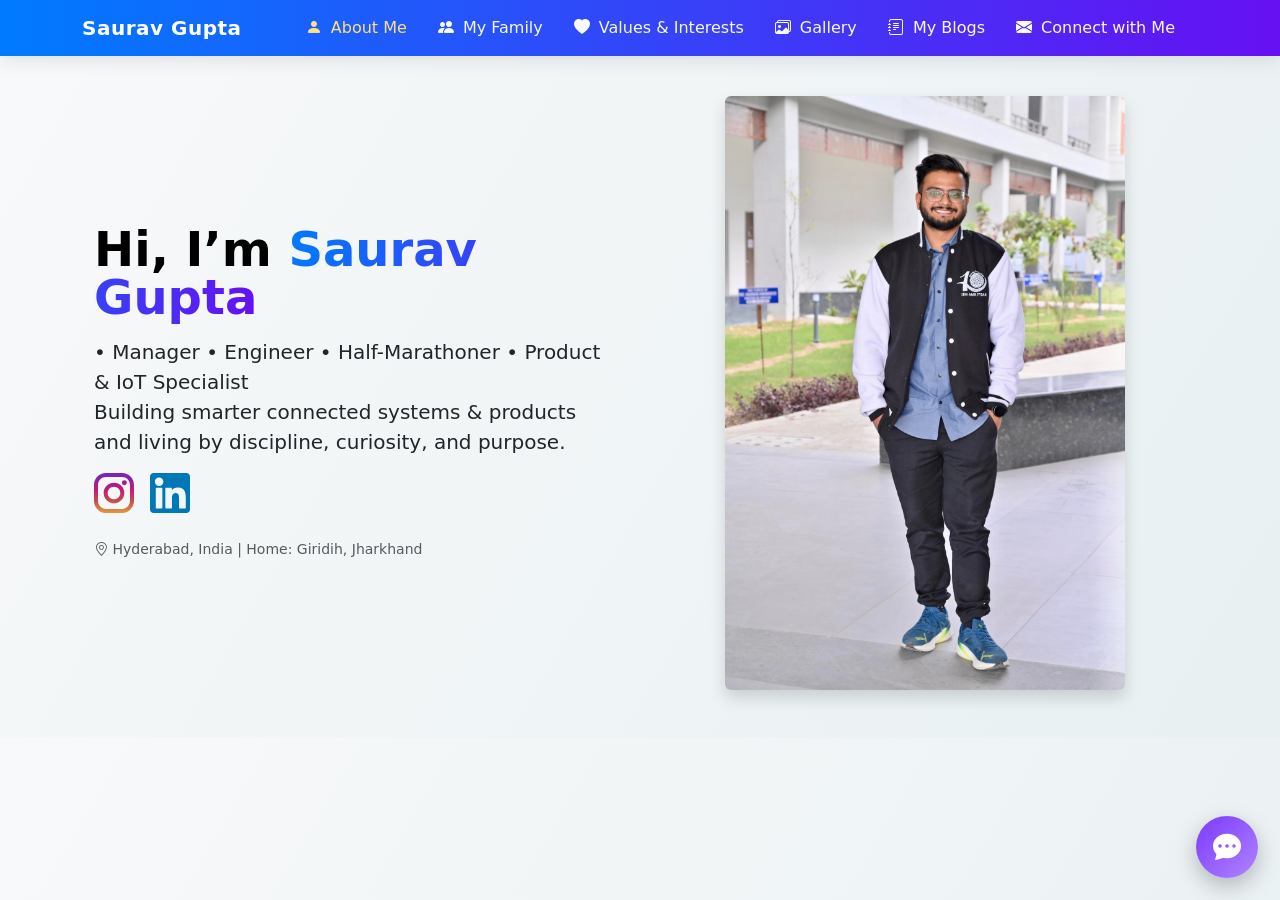
<file: index.html>
<!DOCTYPE html>
<html lang="en">
<head>
    <meta charset="UTF-8">
    <meta name="viewport" content="width=device-width, initial-scale=1.0">
    <title>Document</title>
    <link rel="stylesheet" href="./style.css">
    <link rel="stylesheet" href="./Chatbot.css">
    <link rel="stylesheet" href="https://cdn.jsdelivr.net/npm/bootstrap-icons@1.11.3/font/bootstrap-icons.css">
    <link href="https://cdn.jsdelivr.net/npm/bootstrap@5.3.8/dist/css/bootstrap.min.css" rel="stylesheet" integrity="sha384-sRIl4kxILFvY47J16cr9ZwB07vP4J8+LH7qKQnuqkuIAvNWLzeN8tE5YBujZqJLB" crossorigin="anonymous">
</head>
<body>
    <nav class="navbar navbar-expand-lg navbar-dark custom-navbar fixed-top">
  <div class="container">
    <a class="navbar-brand fw-bold" href="aboutme.html">Saurav Gupta</a>
    <button class="navbar-toggler" type="button" data-bs-toggle="collapse" data-bs-target="#navbarNav"
      aria-controls="navbarNav" aria-expanded="false" aria-label="Toggle navigation">
      <span class="navbar-toggler-icon"></span>
    </button>
    <div class="collapse navbar-collapse justify-content-end" id="navbarNav">
      <ul class="navbar-nav">
  <li class="nav-item">
    <a class="nav-link active" href="aboutme.html">
      <i class="bi bi-person-fill me-1"></i> About Me
    </a>
  </li>
  <li class="nav-item">
    <a class="nav-link" href="family.html">
      <i class="bi bi-people-fill me-1"></i> My Family
    </a>
  </li>
  <li class="nav-item">
    <a class="nav-link" href="Interest.html">
      <i class="bi bi-heart-fill me-1"></i> Values & Interests 
    </a>
  </li>
  <li class="nav-item">
    <a class="nav-link" href="Gallery.html">
      <i class="bi bi-images me-1"></i> Gallery
    </a>
  </li>
  <li class="nav-item">
    <a class="nav-link" href="blog.html">
      <i class="bi bi-journal-text me-1"></i> My Blogs
    </a>
  </li>
  <li class="nav-item">
    <a class="nav-link" href="connect.html">
      <i class="bi bi-envelope-fill me-1"></i> Connect with Me
    </a>
  </li>
</ul>
    </div>
  </div>
</nav>
<div class="container col-xxl-8 px-4 py-0 mt-5">
  <div class="row flex-lg-row-reverse align-items-center g-5 py-5">
    <div class="col-10 col-sm-8 col-lg-6">
      <img src="assets/images/IMG_0051.JPG" class="d-block mx-lg-auto img-fluid rounded shadow" alt="Saurav Gupta" width="400" height="400" loading="lazy">
    </div>
    <div class="col-lg-6">
      <h1 class="display-5 fw-bold text-body-emphasis lh-1 mb-3">
        Hi, I’m <span class="text-primary">Saurav Gupta</span>
      </h1>
      <p class="lead">
        • Manager • Engineer • Half-Marathoner • Product & IoT Specialist <br>
        Building smarter connected systems & products and living by discipline, curiosity, and purpose.
      </p>
      <div class="d-grid gap-2 d-md-flex justify-content-md-start">
        <a href="https://www.instagram.com/ys_saurav007?igsh=MTIzcTFnd253ZDc1Yw%3D%3D&utm_source=qr"><img src="assets/images/instagram-svgrepo-com.svg" alt="LinkedIn" width="40" height="40"></a>
        <p> </p>
        <a href="https://www.linkedin.com/in/saurav-gupta-b43b68146/"><img src="assets/images/linkedin-svgrepo-com.svg" alt="LinkedIn" width="40" height="40"></a>
      </div>
      <div class="mt-4">
        <small class="text-muted">
          <i class="bi bi-geo-alt"></i> Hyderabad, India | Home: Giridih, Jharkhand
        </small>
      </div>
    </div>
  </div>
</div>
<!-- Floating Chatbot UI -->
<div id="chatbot-launcher">
  <i class="bi bi-chat-dots-fill"></i>
</div>

<div id="chatbot-window" class="chatbot-hidden">
 <div class="chatbot-header">
  <span class="bot-name">Mr. X</span>

  <div class="chatbot-actions">
    <button id="chatbot-clear" type="button" class="icon-btn" title="Clear chat">
      <i class="bi bi-trash"></i>
    </button>
    <button id="chatbot-close" type="button" class="icon-btn" title="Close chat">
  <i class="bi bi-x-circle"></i>
</button>
  </div>
</div>

  <div id="chatbot-messages"></div>
  <div id="chatbot-typing" class="typing-indicator">Mr. X is typing...</div>
  <div class="chatbot-input-box">
  <button id="chatbot-mic" class="icon-btn" type="button" title="Voice input">
    <i class="bi bi-mic"></i>
  </button>

  <textarea id="chatbot-input" placeholder="Type your message..." rows="1"></textarea>

  <button id="chatbot-voice-toggle" class="icon-btn" type="button" title="Voice OFF (Muted)">
        <i class="bi bi-volume-mute"></i>
      </button>

  <button id="chatbot-send" type="button">Send</button>
</div>
</div>

<!-- Chatbot JS -->
<script src="https://cdn.jsdelivr.net/npm/bootstrap@5.3.8/dist/js/bootstrap.bundle.min.js" integrity="sha384-FKyoEForCGlyvwx9Hj09JcYn3nv7wiPVlz7YYwJrWVcXK/BmnVDxM+D2scQbITxI" crossorigin="anonymous"></script>
<script>
  // Simple blog preview loader (reads from blogPosts array)
  const blogPosts = [
    {
      title: "Engineering Calm: Lessons from Control Systems",
      date: "October 20, 2025",
      excerpt: "How feedback loops in control systems mirror self-regulation in life and leadership.",
      link: "blog.html#control-systems"
    },
    {
      title: "When Devices Speak — The Magic of IIoT Protocols",
      date: "October 15, 2025",
      excerpt: "From Modbus to MQTT — how machines communicate efficiently and why it fascinates me.",
      link: "blog.html#iiot-protocols"
    }
  ];

  const latestContainer = document.getElementById("latestBlogs");
  latestContainer.innerHTML = blogPosts
    .slice(0, 3)
    .map(
      (post) => `
      <div class="col-12 col-md-6 col-lg-4">
        <div class="blog-card">
          <h5 class="fw-bold">${post.title}</h5>
          <small class="text-muted d-block mb-2">${post.date}</small>
          <p class="text-muted">${post.excerpt}</p>
          <a href="${post.link}" class="read-more">Read More →</a>
        </div>
      </div>`
    )
    .join("");
    document.getElementById("chatbot-launcher").addEventListener("click", () => {
  document.getElementById("chatbot-window").classList.remove("chatbot-hidden");
});

// Close chatbot
document.getElementById("chatbot-close").addEventListener("click", () => {
  document.getElementById("chatbot-window").classList.add("chatbot-hidden");
});
</script>
<script src="chatbot.js"></script>
</body>

</html>
</file>
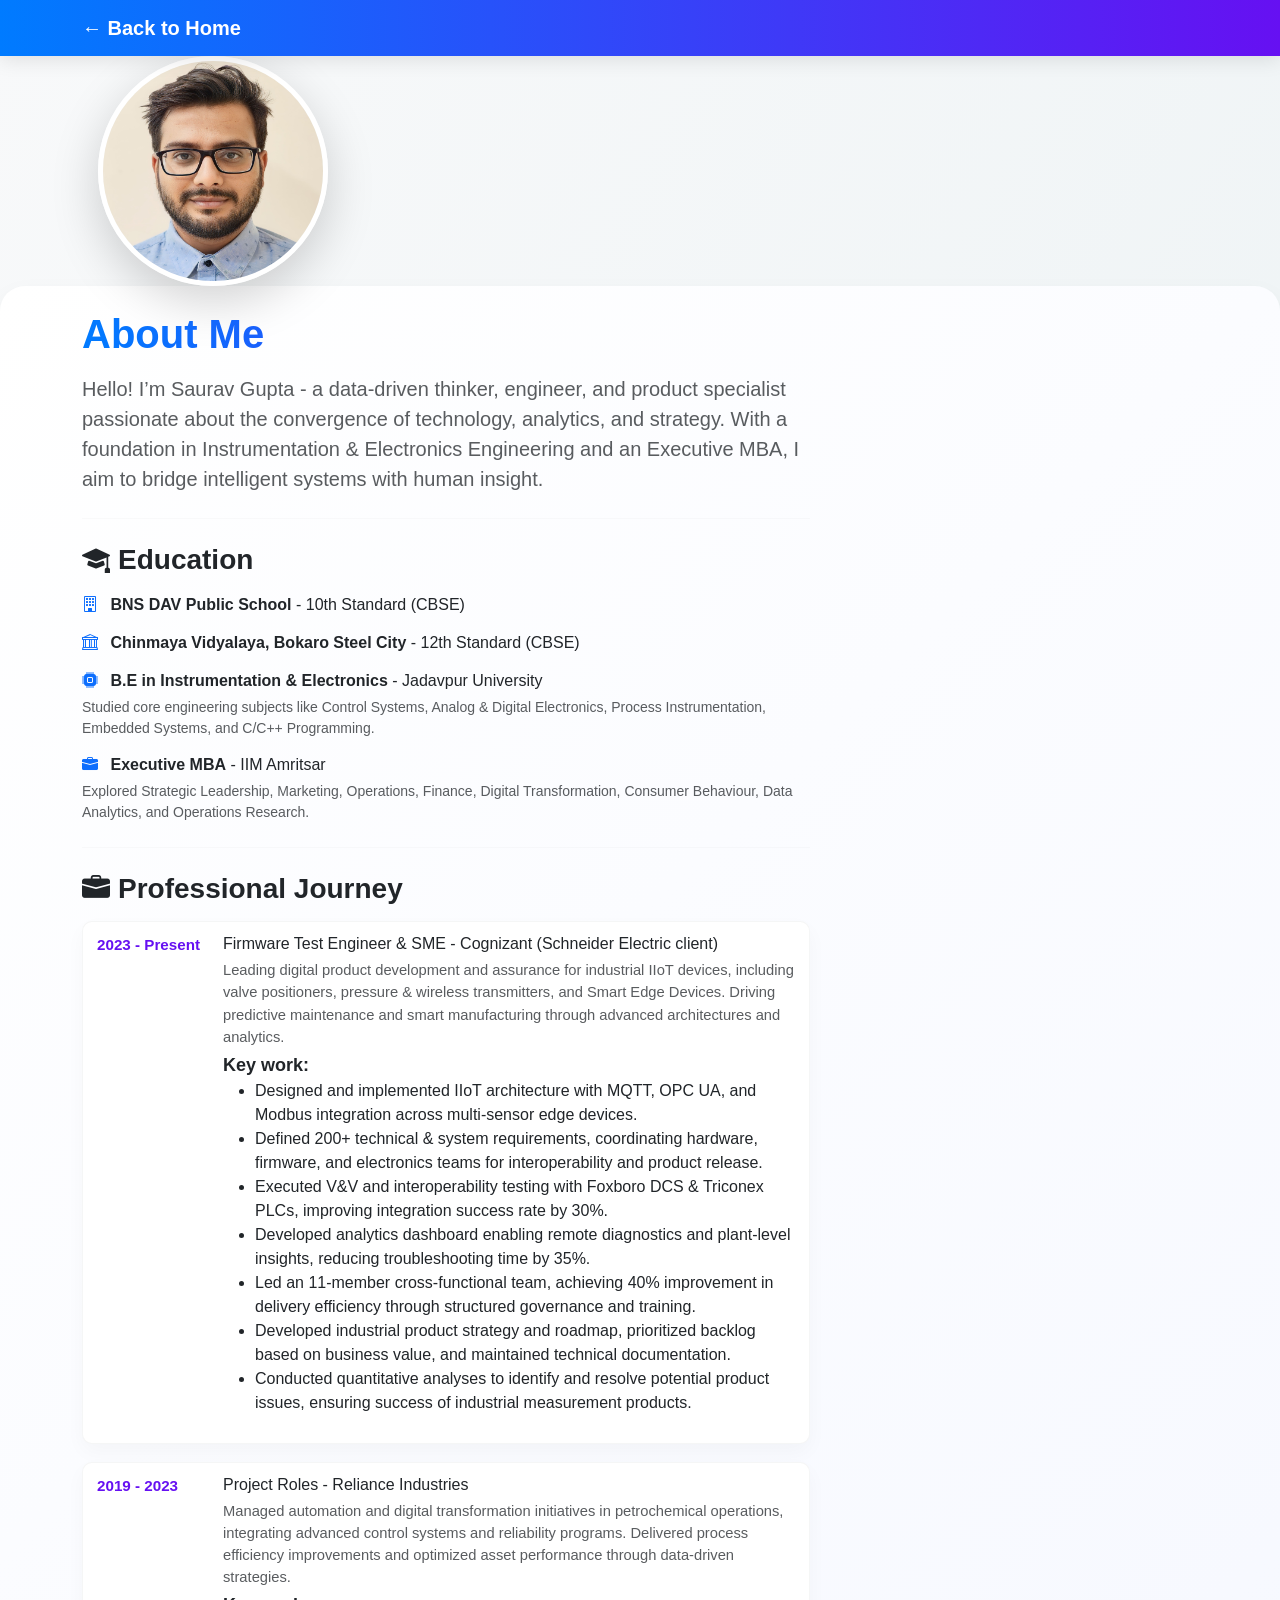
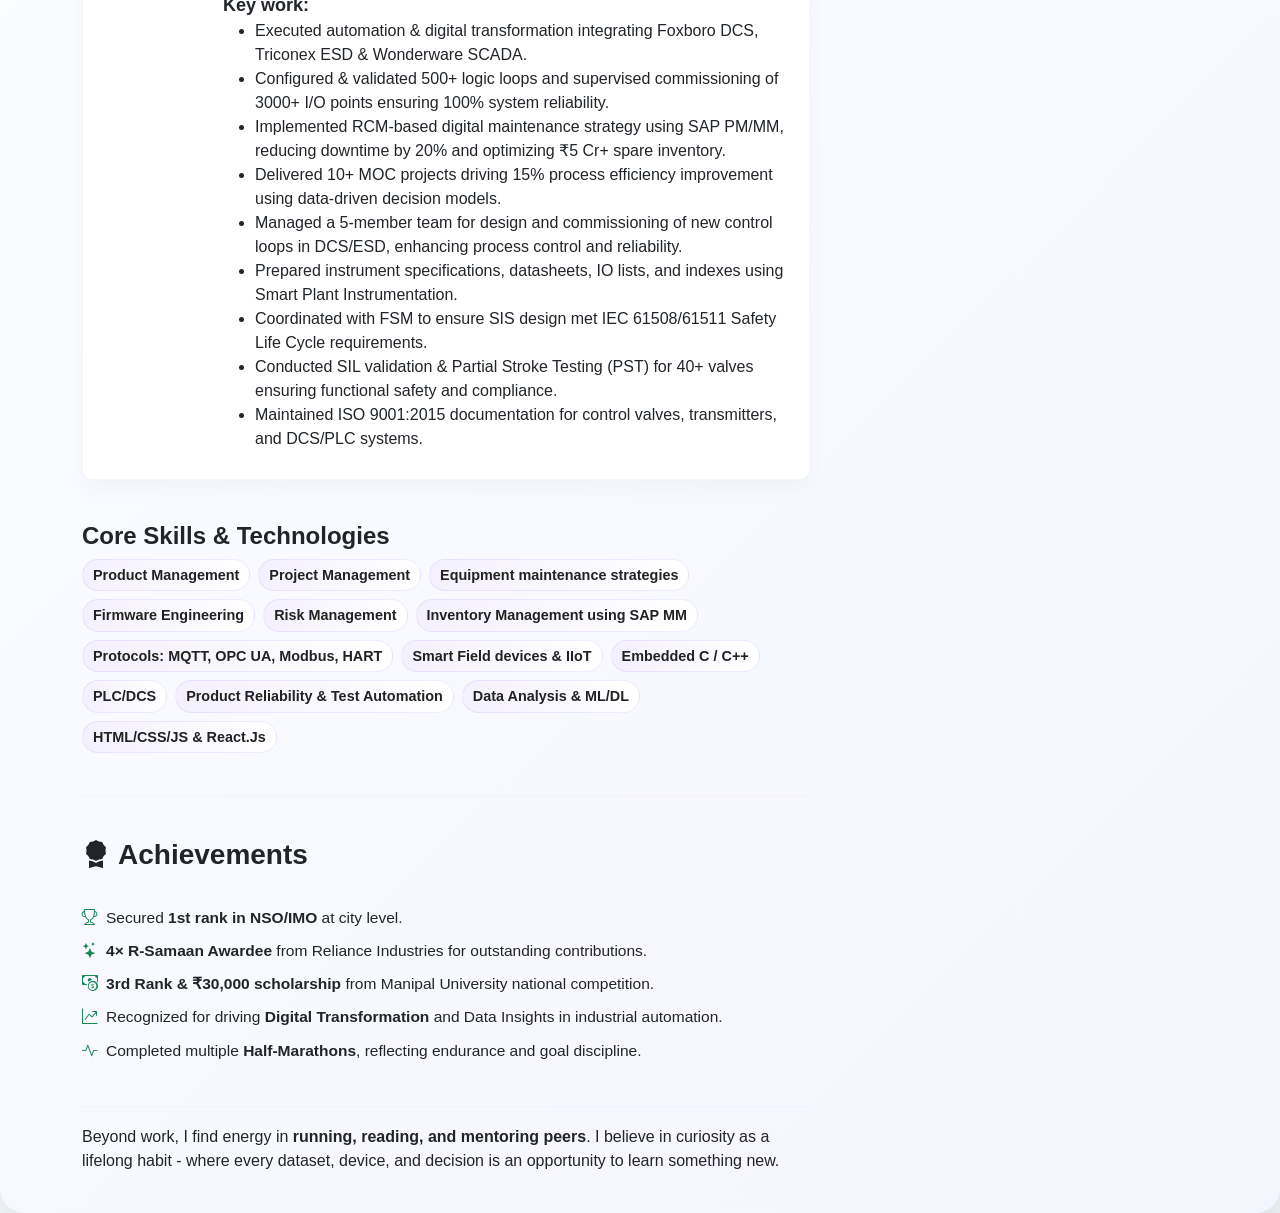
<file: aboutme.html>
<!DOCTYPE html>
<html lang="en">
<head>
  <meta charset="UTF-8" />
  <meta name="viewport" content="width=device-width, initial-scale=1.0" />
  <title>About Me - Saurav Gupta</title>
  <link href="https://cdn.jsdelivr.net/npm/bootstrap@5.3.3/dist/css/bootstrap.min.css" rel="stylesheet" />
  <link rel="stylesheet" href="https://cdn.jsdelivr.net/npm/bootstrap-icons@1.11.3/font/bootstrap-icons.css" />
  <link rel="stylesheet" href="global.css" />
  <link rel="stylesheet" href="aboutme.css" />
</head>
<body>
  <!-- Navbar placeholder -->
   <nav class="navbar navbar-dark custom-navbar">
    <div class="container">
      <a class="navbar-brand fw-bold" href="index.html">← Back to Home</a>
    </div>
  </nav>

   <!-- Profile Image -->
        <div class="col-md-4 text-center">
          <img src="assets/images/1680457185100.jpg" alt="Saurav Gupta" class="img-fluid rounded-circle shadow-lg about-photo" />
        </div>

  <!-- About Section -->
  <section class="about-section py-4" style="min-height:100vh; display:flex; align-items:center;">
    <div class="container">
      <div class="row align-items-center g-5">

        <!-- About Content -->
        <div class="col-md-8">
          <h1 class="fw-bold mb-3 text-gradient">About Me</h1>
          <p class="lead text-muted">
            Hello! I’m <strong>Saurav Gupta</strong> - a data-driven thinker, engineer, and product specialist passionate about the convergence of 
            technology, analytics, and strategy. With a foundation in <strong>Instrumentation & Electronics Engineering</strong> and an <strong>Executive MBA</strong>,
            I aim to bridge intelligent systems with human insight.
          </p>

          <hr class="my-4" />

          <!-- Education -->
          <h3 class="fw-semibold mb-3"><i class="bi bi-mortarboard-fill me-2"></i>Education</h3>

          <div class="education-list">
            <div class="edu-item">
              <i class="bi bi-building me-2 text-primary"></i>
              <strong>BNS DAV Public School</strong> - 10th Standard (CBSE)
            </div>
            <div class="edu-item">
              <i class="bi bi-bank me-2 text-primary"></i>
              <strong>Chinmaya Vidyalaya, Bokaro Steel City</strong> - 12th Standard (CBSE)
            </div>
            <div class="edu-item">
              <i class="bi bi-cpu-fill me-2 text-primary"></i>
              <strong>B.E in Instrumentation & Electronics</strong> - Jadavpur University
              <p class="small text-muted mb-1 mt-1">
                Studied core engineering subjects like Control Systems, Analog & Digital Electronics, Process Instrumentation, Embedded Systems, and C/C++ Programming.
              </p>
            </div>
            <div class="edu-item">
              <i class="bi bi-briefcase-fill me-2 text-primary"></i>
              <strong>Executive MBA</strong> - IIM Amritsar
              <p class="small text-muted mb-1 mt-1">
                Explored Strategic Leadership, Marketing, Operations, Finance, Digital Transformation, Consumer Behaviour, Data Analytics, and Operations Research.
              </p>
            </div>
          </div>

          <!-- Professional Journey -->
<hr class="my-4" />

<h3 class="fw-semibold mb-3"><i class="bi bi-briefcase-fill me-2"></i>Professional Journey</h3>

<div class="timeline">

  <!-- Most recent -->
  <div class="timeline-item">
    <div class="timeline-year">2023 - Present</div>
    <div class="timeline-body">
      <h4>Firmware Test Engineer & SME - Cognizant (Schneider Electric client)</h4>
      <p class="small text-muted mb-1">
        Leading digital product development and assurance for industrial IIoT devices, including valve positioners, pressure & wireless transmitters, and Smart Edge Devices. Driving predictive maintenance and smart manufacturing through advanced architectures and analytics.
      </p>
      <p class="small mb-0"><strong style="font-size: large;">Key work:
      </strong>
      <ul>
          <li>
            Designed and implemented IIoT architecture with MQTT, OPC UA, and Modbus integration across multi-sensor edge devices.
          </li>
          <li>Defined 200+ technical & system requirements, coordinating hardware, firmware, and electronics teams for interoperability and product release.</li>
         <li>
          Executed V&V and interoperability testing with Foxboro DCS & Triconex PLCs, improving integration success rate by 30%.
         </li>
         <li>
          Developed analytics dashboard enabling remote diagnostics and plant-level insights, reducing troubleshooting time by 35%.
         </li>
         <li>
          Led an 11-member cross-functional team, achieving 40% improvement in delivery efficiency through structured governance and training.
         </li>
         <li>
          Developed industrial product strategy and roadmap, prioritized backlog based on business value, and maintained technical documentation.
         </li>
         <li>
          Conducted quantitative analyses to identify and resolve potential product issues, ensuring success of industrial measurement products.
         </li>
        </ul>
    </p>
    </div>
  </div>

  <!-- previous -->
  <div class="timeline-item">
    <div class="timeline-year">2019 - 2023</div>
    <div class="timeline-body">
      <h4>Project Roles - Reliance Industries</h4>
      <p class="small text-muted mb-1">
        Managed automation and digital transformation initiatives in petrochemical operations, integrating advanced control systems and reliability programs. Delivered process efficiency improvements and optimized asset performance through data-driven strategies.
      </p>
      <p class="small mb-0"><strong style="font-size: large;">Key work:</strong> 
        <ul>
          <li>
            Executed automation & digital transformation integrating Foxboro DCS, Triconex ESD & Wonderware SCADA.
          </li>
          <li>
            Configured & validated 500+ logic loops and supervised commissioning of 3000+ I/O points ensuring 100% system reliability.
          </li>
          <li>
            Implemented RCM-based digital maintenance strategy using SAP PM/MM, reducing downtime by 20% and optimizing ₹5 Cr+ spare inventory.
          </li>
          <li>
            Delivered 10+ MOC projects driving 15% process efficiency improvement using data-driven decision models.
          </li>
          <li>
            Managed a 5-member team for design and commissioning of new control loops in DCS/ESD, enhancing process control and reliability.
          </li>
          <li>
            Prepared instrument specifications, datasheets, IO lists, and indexes using Smart Plant Instrumentation.
          </li>
          <li>
            Coordinated with FSM to ensure SIS design met IEC 61508/61511 Safety Life Cycle requirements.
          </li>
          <li>
            Conducted SIL validation & Partial Stroke Testing (PST) for 40+ valves ensuring functional safety and compliance.
          </li>
          <li>
            Maintained ISO 9001:2015 documentation for control valves, transmitters, and DCS/PLC systems.
          </li>
        </ul>
        </p>
    </div>
  </div>

<!-- Skills / Tech -->
  <div class="mt-4">
    <h4 class="fw-semibold">Core Skills & Technologies</h4>
    <div class="skill-badges mt-2">
      <span class="badge">Product Management</span>
      <span class="badge">Project Management</span>
      <span class="badge">Equipment maintenance strategies</span>
      <span class="badge">Firmware Engineering</span>
      <span class="badge">Risk Management</span>
      <span class="badge">Inventory Management using SAP MM</span>
      <span class="badge">Protocols: MQTT, OPC UA, Modbus, HART</span>
      <span class="badge">Smart Field devices & IIoT</span>
      <span class="badge">Embedded C / C++</span>
      <span class="badge">PLC/DCS</span>
      <span class="badge">Product Reliability & Test Automation</span>
      <span class="badge">Data Analysis & ML/DL</span>
      <span class="badge">HTML/CSS/JS & React.Js</span>
    </div>
  </div>

          <hr class="my-4" />

          <!-- Achievements -->
          <h3 class="fw-semibold mb-3"><i class="bi bi-award-fill me-2"></i>Achievements</h3>

          <ul class="achievements-list">
            <li><i class="bi bi-trophy me-2 text-success"></i>Secured <strong>1st rank in NSO/IMO</strong> at city level.</li>
            <li><i class="bi bi-stars me-2 text-success"></i><strong>4× R-Samaan Awardee</strong> from Reliance Industries for outstanding contributions.</li>
            <li><i class="bi bi-cash-coin me-2 text-success"></i><strong>3rd Rank & ₹30,000 scholarship</strong> from Manipal University national competition.</li>
            <li><i class="bi bi-graph-up-arrow me-2 text-success"></i>Recognized for driving <strong>Digital Transformation</strong> and Data Insights in industrial automation.</li>
            <li><i class="bi bi-activity me-2 text-success"></i>Completed multiple <strong>Half-Marathons</strong>, reflecting endurance and goal discipline.</li>
          </ul>

          <hr class="my-0" />

          <!-- Closing summary -->
          <p>
            Beyond work, I find energy in <strong>running, reading, and mentoring peers</strong>.  
            I believe in curiosity as a lifelong habit - where every dataset, device, and decision is an opportunity to learn something new.
          </p>
        </div>
      </div>
    </div>
  </section>

  <!-- JS to load navbar -->
  <script>
    fetch("navbar.html")
      .then(response => response.text())
      .then(data => {
        document.getElementById("navbar-placeholder").innerHTML = data;
      })
      .catch(error => console.error("Navbar load error:", error));
  </script>

  <script src="https://cdn.jsdelivr.net/npm/bootstrap@5.3.3/dist/js/bootstrap.bundle.min.js"></script>
</body>
</html>
</file>
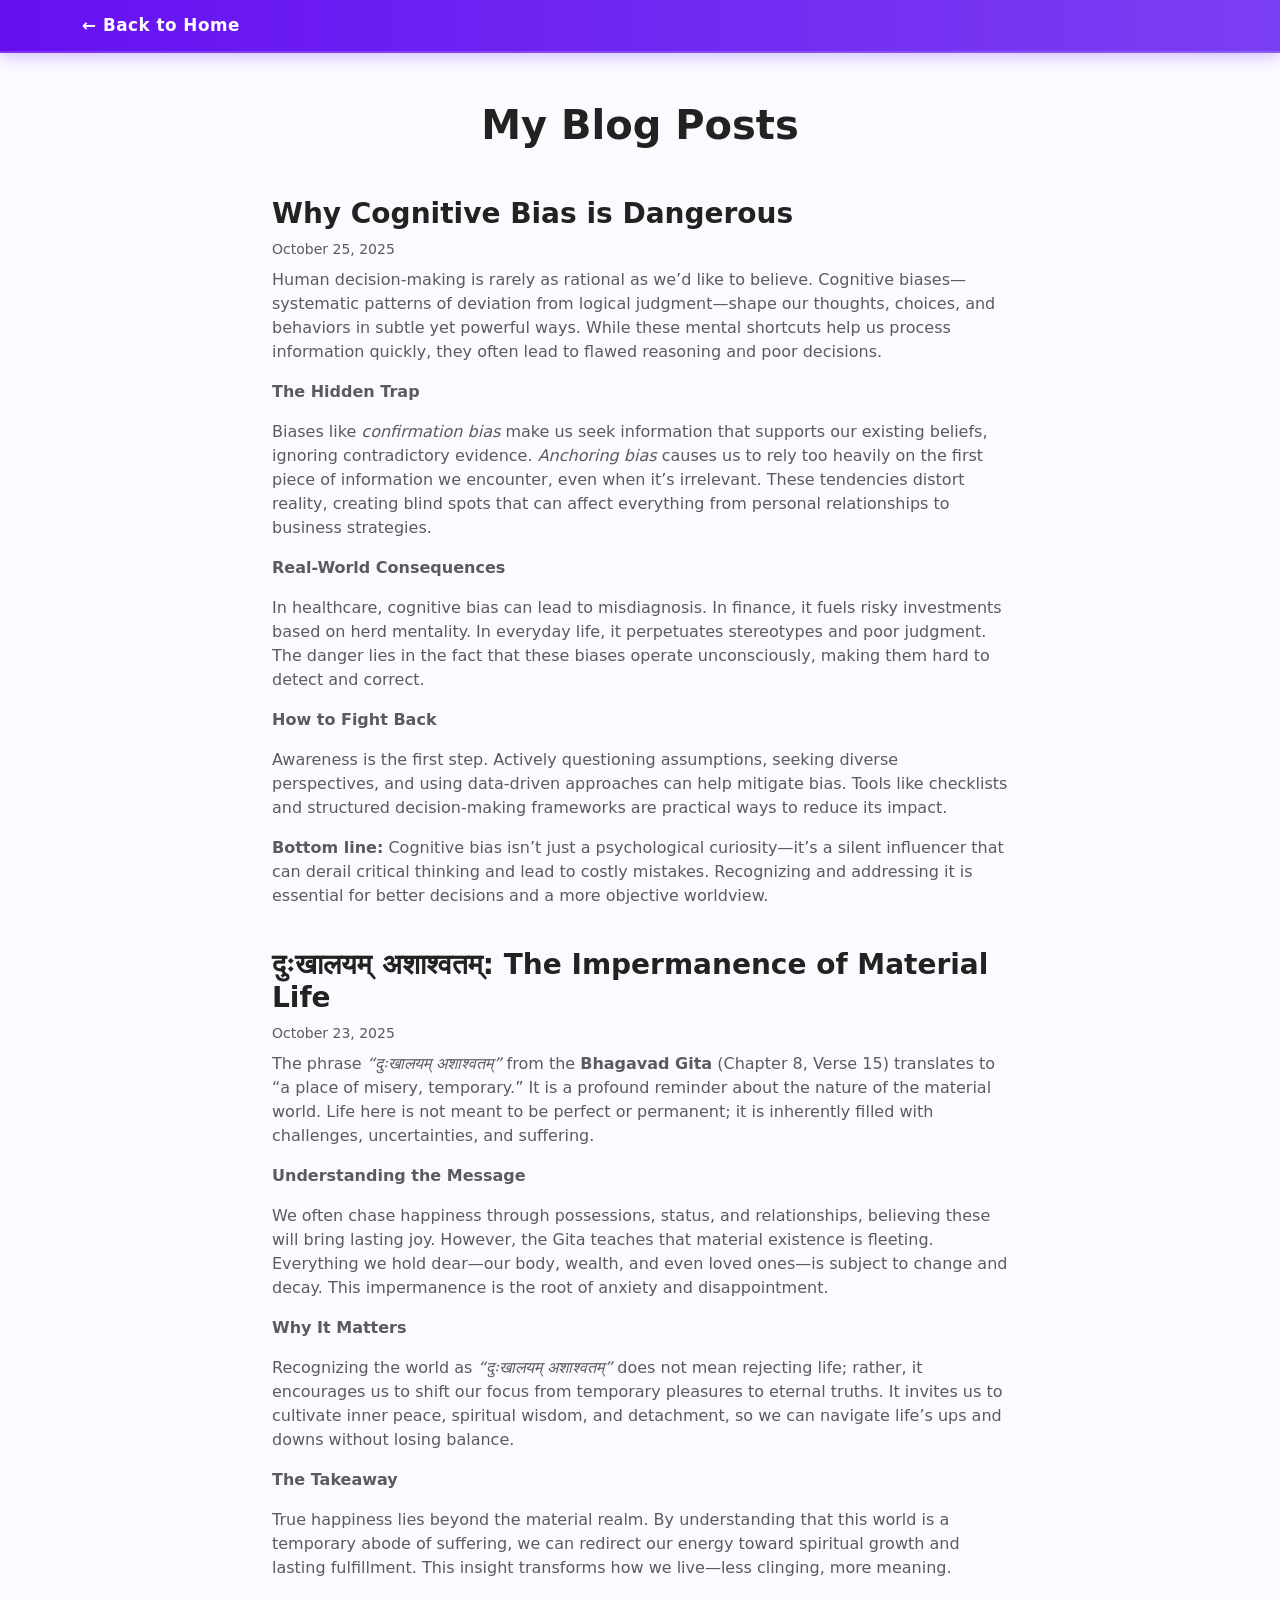
<file: blog1.html>
<!DOCTYPE html>
<html lang="en">
<head>
  <meta charset="UTF-8">
  <meta name="viewport" content="width=device-width, initial-scale=1.0">
  <title>My Blogs - Saurav Gupta</title>
  <link href="https://cdn.jsdelivr.net/npm/bootstrap@5.3.3/dist/css/bootstrap.min.css" rel="stylesheet">
   <link rel="stylesheet" href="https://cdn.jsdelivr.net/npm/bootstrap-icons@1.11.3/font/bootstrap-icons.css" />
  <link rel="stylesheet" href="blog.css">
</head>
<body>
  <nav class="navbar navbar-dark custom-navbar">
    <div class="container">
      <a class="navbar-brand fw-bold" href="index.html">← Back to Home</a>
    </div>
  </nav>

  <section class="blog-page py-5 mt-0">
    <div class="container">
      <h1 class="fw-bold text-gradient text-center mb-5">My Blog Posts</h1>
      <div id="allBlogs" class="row g-4 justify-content-center">
        <!-- Blog posts appear here -->
      </div>
    </div>
  </section>

  <script>
    // Reuse same array for blogs
    const blogPosts = [
      {
        id: "consumer behavior",
        title: "Why Cognitive Bias is Dangerous",
        date: "October 25, 2025",
        content: `
         <p>Human decision-making is rarely as rational as we’d like to believe. Cognitive biases—systematic patterns of deviation from logical judgment—shape our thoughts, choices, and behaviors in subtle yet powerful ways. While these mental shortcuts help us process information quickly, they often lead to flawed reasoning and poor decisions.</p>

<p><strong>The Hidden Trap</strong></p>
<p>Biases like <em>confirmation bias</em> make us seek information that supports our existing beliefs, ignoring contradictory evidence. <em>Anchoring bias</em> causes us to rely too heavily on the first piece of information we encounter, even when it’s irrelevant. These tendencies distort reality, creating blind spots that can affect everything from personal relationships to business strategies.</p>

<p><strong>Real-World Consequences</strong></p>
<p>In healthcare, cognitive bias can lead to misdiagnosis. In finance, it fuels risky investments based on herd mentality. In everyday life, it perpetuates stereotypes and poor judgment. The danger lies in the fact that these biases operate unconsciously, making them hard to detect and correct.</p>

<p><strong>How to Fight Back</strong></p>
<p>Awareness is the first step. Actively questioning assumptions, seeking diverse perspectives, and using data-driven approaches can help mitigate bias. Tools like checklists and structured decision-making frameworks are practical ways to reduce its impact.</p>

<p><strong>Bottom line:</strong> Cognitive bias isn’t just a psychological curiosity—it’s a silent influencer that can derail critical thinking and lead to costly mistakes. Recognizing and addressing it is essential for better decisions and a more objective worldview.</p>
        `
      },
      {
        id: "life-protocols",
        title: "दुःखालयम् अशाश्वतम्: The Impermanence of Material Life",
        date: "October 23, 2025",
        content: `
          



<p>The phrase <em>“दुःखालयम् अशाश्वतम्”</em> from the <strong>Bhagavad Gita</strong> (Chapter 8, Verse 15) translates to “a place of misery, temporary.” It is a profound reminder about the nature of the material world. Life here is not meant to be perfect or permanent; it is inherently filled with challenges, uncertainties, and suffering.</p>

<p><strong>Understanding the Message</strong></p>
<p>We often chase happiness through possessions, status, and relationships, believing these will bring lasting joy. However, the Gita teaches that material existence is fleeting. Everything we hold dear—our body, wealth, and even loved ones—is subject to change and decay. This impermanence is the root of anxiety and disappointment.</p>

<p><strong>Why It Matters</strong></p>
<p>Recognizing the world as <em>“दुःखालयम् अशाश्वतम्”</em> does not mean rejecting life; rather, it encourages us to shift our focus from temporary pleasures to eternal truths. It invites us to cultivate inner peace, spiritual wisdom, and detachment, so we can navigate life’s ups and downs without losing balance.</p>

<p><strong>The Takeaway</strong></p>
<p>True happiness lies beyond the material realm. By understanding that this world is a temporary abode of suffering, we can redirect our energy toward spiritual growth and lasting fulfillment. This insight transforms how we live—less clinging, more meaning.</p>
        `
      }
    ];

    const blogContainer = document.getElementById("allBlogs");
    blogContainer.innerHTML = blogPosts
      .map(
        (post) => `
        <div class="col-12 col-md-10 col-lg-8">
          <div class="blog-full-card" id="${post.id}">
            <h3 class="fw-bold">${post.title}</h3>
            <small class="text-muted mb-2 d-block">${post.date}</small>
            <div class="blog-content text-muted">${post.content}</div>
          </div>
        </div>`
      )
      .join("");
  </script>

  <script src="https://cdn.jsdelivr.net/npm/bootstrap@5.3.3/dist/js/bootstrap.bundle.min.js"></script>
</body>
</html>
</file>
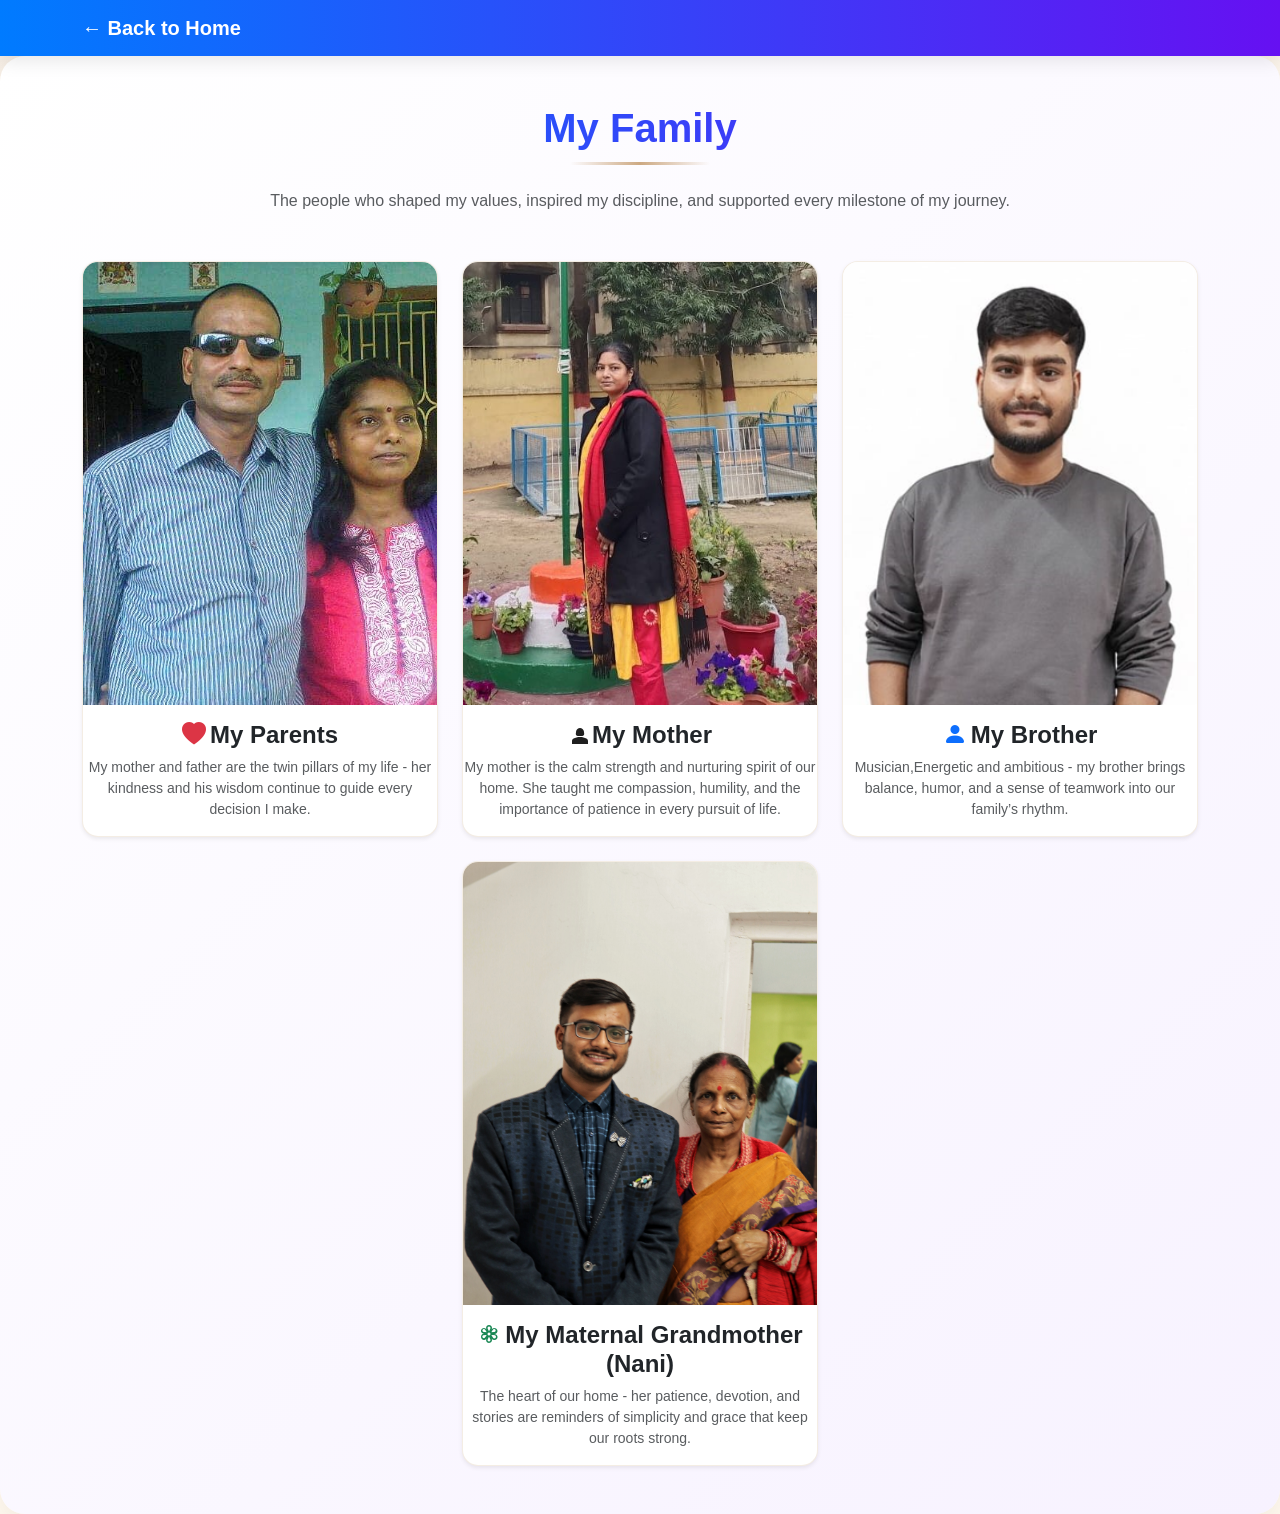
<file: family.html>
<!DOCTYPE html>
<html lang="en">
<head>
  <meta charset="UTF-8" />
  <meta name="viewport" content="width=device-width, initial-scale=1.0" />
  <title>My Family - Saurav Gupta</title>

  <!-- Bootstrap & Icons -->
  <link href="https://cdn.jsdelivr.net/npm/bootstrap@5.3.3/dist/css/bootstrap.min.css" rel="stylesheet" />
  <link rel="stylesheet" href="https://cdn.jsdelivr.net/npm/bootstrap-icons@1.11.3/font/bootstrap-icons.css" />

  <!-- Custom styles -->
  <link rel="stylesheet" href="global.css" />
  <link rel="stylesheet" href="family.css" />
</head>
<body>

  <nav class="navbar navbar-dark custom-navbar">
    <div class="container">
      <a class="navbar-brand fw-bold" href="index.html">← Back to Home</a>
    </div>
  </nav>

  <!-- Family Section -->
  <section class="family-section py-5 mt-0">
    <div class="container text-center">
      <h1 class="fw-bold mb-4 text-gradient">My Family</h1>
      <p class="text-muted mb-5">The people who shaped my values, inspired my discipline, and supported every milestone of my journey.</p>

      <div class="row justify-content-center g-4">

        <!-- Parents -->
        <div class="col-12 col-md-6 col-lg-4">
          <div class="family-card shadow-sm">
            
            <img src="assets/images/FB_IMG_1686505365023-01.jpeg" alt="Parents" class="card-img-top portrait">
            <div class="card-body">
              <h4 class="fw-semibold mt-3"><i class="bi bi-heart-fill text-danger me-1"></i>My Parents</h4>
              <p class="text-muted small">
                My mother and father are the twin pillars of my life - her kindness and his wisdom continue to guide every decision I make.
              </p>
            </div>
          </div>
        </div>

         <!-- Mother -->
        <div class="col-12 col-md-6 col-lg-4">
          <div class="family-card shadow-sm">
            <img src="assets/images/mother.png" alt="Brother" class="card-img-top portrait"">
            <div class="card-body">
              <h4 class="fw-semibold mt-3"><i><svg xmlns="http://www.w3.org/2000/svg" enable-background="new 0 0 24 24" height="24px" viewBox="0 0 24 24" width="24px" fill="#1f1f1f"><g><rect fill="none" height="24" width="24"/></g><g><g><path d="M18.39,14.56C16.71,13.7,14.53,13,12,13c-2.53,0-4.71,0.7-6.39,1.56C4.61,15.07,4,16.1,4,17.22V20h16v-2.78 C20,16.1,19.39,15.07,18.39,14.56z"/><path d="M9.78,12h4.44c1.21,0,2.14-1.06,1.98-2.26l-0.32-2.45C15.57,5.39,13.92,4,12,4S8.43,5.39,8.12,7.29L7.8,9.74 C7.64,10.94,8.57,12,9.78,12z"/></g></g></svg></i>My Mother</h4>
              <p class="text-muted small">
                My mother is the calm strength and nurturing spirit of our home.  
          She taught me compassion, humility, and the importance of patience in every pursuit of life.
              </p>
            </div>
          </div>
        </div>

        

        <!-- Brother -->
        <div class="col-12 col-md-6 col-lg-4">
          <div class="family-card shadow-sm">
            
            <img src="assets/images/b1.png" alt="Brother" class="card-img-top portrait"">
            <div class="card-body">
              <h4 class="fw-semibold mt-3"><i class="bi bi-person-fill text-primary me-1"></i>My Brother</h4>
              <p class="text-muted small">
                Musician,Energetic and ambitious - my brother brings balance, humor, and a sense of teamwork into our family’s rhythm.
              </p>
            </div>
          </div>
        </div>

        <!-- Maternal Grandmother -->
        <div class="col-12 col-md-6 col-lg-4">
          <div class="family-card shadow-sm">
            
            <img src="assets/images/20211127202753_IMG_2400-01.jpeg" alt="Maternal Grandmother" class="card-img-top portrait"">
            <div class="card-body">
              <h4 class="fw-semibold mt-3"><i class="bi bi-flower3 text-success me-1"></i>My Maternal Grandmother (Nani)</h4>
              <p class="text-muted small">
                The heart of our home - her patience, devotion, and stories are reminders of simplicity and grace that keep our roots strong.
              </p>
            </div>
          </div>
        </div>

      </div>
    </div>
  </section>

  <!-- JS to load navbar -->
  <script>
    fetch("navbar.html")
      .then(response => response.text())
      .then(data => {
        document.getElementById("navbar-placeholder").innerHTML = data;
      })
      .catch(error => console.error("Navbar load error:", error));
  </script>

  <script src="https://cdn.jsdelivr.net/npm/bootstrap@5.3.3/dist/js/bootstrap.bundle.min.js"></script>
</body>
</html>
</file>
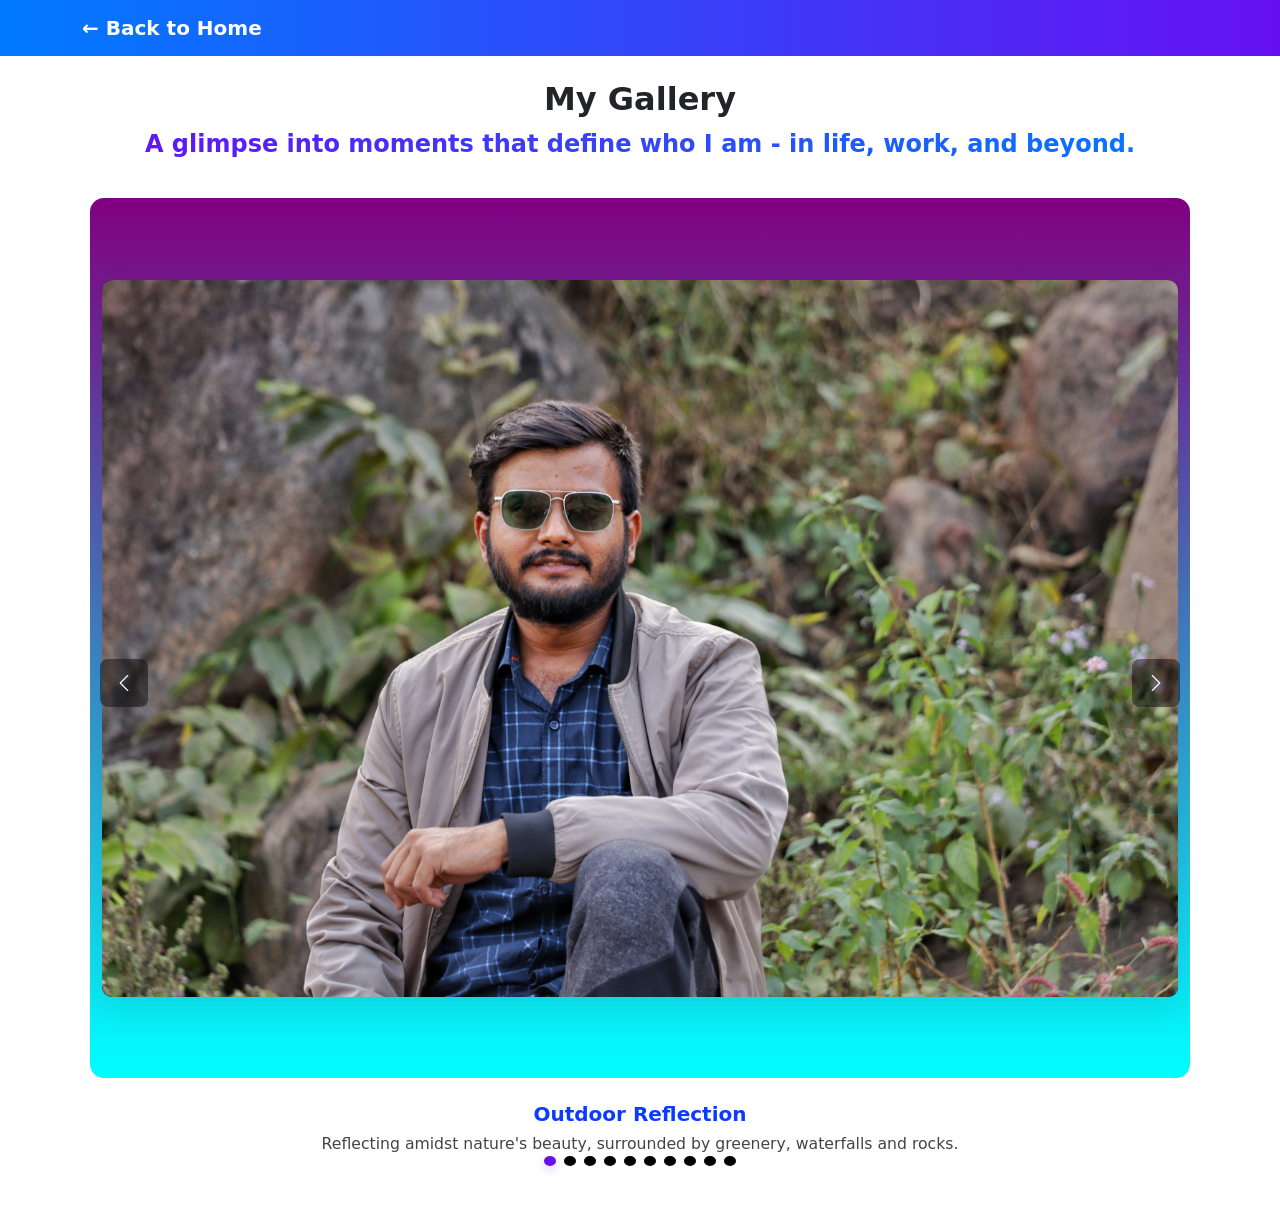
<file: Gallery.html>
<!doctype html>
<html lang="en">
<head>
  <meta charset="utf-8" />
  <meta name="viewport" content="width=device-width,initial-scale=1" />
  <title>Responsive Carousel - Gallery</title>
  <link rel="stylesheet" href="Gallery.css">

  <!-- Optional: include Bootstrap icons for arrows (or use text arrows) -->
  <link rel="stylesheet" href="https://cdn.jsdelivr.net/npm/bootstrap-icons@1.11.3/font/bootstrap-icons.css">
  <link href="https://cdn.jsdelivr.net/npm/bootstrap@5.3.3/dist/css/bootstrap.min.css" rel="stylesheet">
</head>
<body>

  <!-- Fixed header (replace brand/title as needed) -->
  <nav class="navbar navbar-dark custom-navbar">
    <div class="container">
      <a class="navbar-brand fw-bold" href="index.html">← Back to Home</a>
    </div>
  </nav>
  <section class="gallery-section py-3 mt-2">
    <div class="container text-center">
      <h2 class="fw-bold mb-2 text-gradient">My Gallery</h2>
      <p class="gradient-text mb-0">A glimpse into moments that define who I am - in life, work, and beyond.</p>


  <!-- Carousel wrapper -->
  <main class="page-main">
    <section id="carousel" class="carousel" aria-roledescription="carousel">
      <div class="slides">

        <div class="slide" data-title="Outdoor Reflection" data-desc="Reflecting amidst nature's beauty, surrounded by greenery, waterfalls and rocks.">
          
          <img class="slide-img" src="./assets/images/1645598989365-01.jpeg" alt="Family">
        </div>

        <!-- Slide 1 -->
        <div class="slide active" data-title="Marathon Finish" data-desc="Crossing the finish line of my first marathon - endurance and self-belief.">
          
          <img class="slide-img" src="assets/images/IMG_20240129_111213_451.jpg" alt="Marathon finish">
        </div>

        <!-- Slide 2 -->
        <div class="slide" data-title="New Bike Day" data-desc="Celebrating the first day with my newly purchased bike, marking a milestone of excitement and pride.">
         
          <img class="slide-img" src="assets/images/IMG_20230927_192136_874.jpg" alt="Work prototype">
        </div>

        <!-- Slide 3 -->
        <div class="slide" data-title="Travel Moment" data-desc="A serene travel moment - finding peace in exploration and simplicity.">
     
          <img class="slide-img" src="assets/images/1641468485360-01.jpeg" alt="Travel">
        </div>

        <!-- Slide 4 -->
        <div class="slide" data-title="Graduation Honor " data-desc="Receiving an award at graduation ceremony, marking academic excellence and accomplishment.">
          
          <img class="slide-img" src="./assets/images/DSC_3780_1.jpg" alt="Family">
        </div>
         <div class="slide" data-title="Beach Relaxation" data-desc="Relaxing on rocks by the beach, enjoying the coastal breeze.">
          
          <img class="slide-img" src="./assets/images/1631958703398-01.jpeg" alt="Family">
        </div>
         <div class="slide" data-title="Friend’s Haldi Ceremony" data-desc="Celebrating the vibrant haldi ritual at my friend’s wedding, filled with colors and joy.">
         
          <img class="slide-img" src="./assets/images/IMG_20241127_154712.jpg" alt="Family">
        </div>
         <div class="slide" data-title="Enjoying Nature" data-desc="Embracing the serenity of nature with a scenic backdrop.">
          
          <img class="slide-img" src="./assets/images/MG_1672.jpg" alt="Family">
        </div>
         <div class="slide" data-title="Traditional Walk" data-desc="Walking down a street in traditional attire, embracing cultural heritage.">
          
          <img class="slide-img" src="./assets/images/1626085841870-01.jpeg" alt="Family">
        </div>
         <div class="slide" data-title="Wagah Border Visit " data-desc="Experiencing the patriotic atmosphere at the Wagah Border, witnessing the iconic ceremony.">
         
          <img class="slide-img" src="./assets/images/IMG20240211152008.jpg" alt="Family">
        </div>
         
      </div>

      <!-- Controls -->
      <button class="ctrl prev" aria-label="Previous slide"><i class="bi bi-chevron-left"></i></button>
      <button class="ctrl next" aria-label="Next slide"><i class="bi bi-chevron-right"></i></button>

      <!-- Caption area below image -->
      <div class="caption" aria-live="polite">
        <h3 class="caption-title"></h3>
        <p class="caption-desc"></p>
      </div>

      <!-- Indicators -->
      <div class="indicators" role="tablist" aria-label="Slide indicators"></div>
    </section>
  </main>

<script>
/* ---------- Responsive carousel JS (no libraries) ---------- */

/* Elements */
const header = document.querySelector('.site-header');
const carousel = document.getElementById('carousel');
const slidesContainer = carousel.querySelector('.slides');
const slides = Array.from(carousel.querySelectorAll('.slide'));
const prevBtn = carousel.querySelector('.prev');
const nextBtn = carousel.querySelector('.next');
const captionTitle = carousel.querySelector('.caption-title');
const captionDesc = carousel.querySelector('.caption-desc');
const indicatorsWrap = carousel.querySelector('.indicators');

let current = 0;
let autoPlayTimer = null;
const autoPlayInterval = 6000; // ms, set to 0 to disable autoplay

/* Create indicators dynamically */
slides.forEach((s, idx) => {
  const btn = document.createElement('button');
  btn.className = 'indicator';
  btn.setAttribute('aria-label', 'Go to slide ' + (idx + 1));
  btn.dataset.index = idx;
  btn.addEventListener('click', () => goTo(idx, true));
  indicatorsWrap.appendChild(btn);
});

/* Update caption and indicators */
function updateCaption(index) {
  const slide = slides[index];
  captionTitle.textContent = slide.dataset.title || '';
  captionDesc.textContent = slide.dataset.desc || '';
  // indicators
  indicatorsWrap.querySelectorAll('.indicator').forEach((b,i)=>{
    b.classList.toggle('active', i === index);
  });
}

/* Show particular slide */
function goTo(index, userTriggered = false) {
  if (index < 0) index = slides.length - 1;
  if (index >= slides.length) index = 0;
  slides.forEach((s,i) => s.classList.toggle('active', i === index));
  current = index;
  updateCaption(current);
  if(userTriggered) resetAutoPlay();
}

/* Prev/Next handlers */
prevBtn.addEventListener('click', () => goTo(current - 1, true));
nextBtn.addEventListener('click', () => goTo(current + 1, true));

/* Auto play */
function startAutoPlay() {
  if (!autoPlayInterval) return;
  autoPlayTimer = setInterval(()=> goTo(current + 1), autoPlayInterval);
}
function resetAutoPlay() {
  if (autoPlayTimer) clearInterval(autoPlayTimer);
  startAutoPlay();
}

/* Resize logic: ensure carousel height = viewport minus header */
function updateCarouselHeight() {
  const navHeight = header ? header.offsetHeight : 0;
  // small spacing to avoid flush edges
  const spacing = 20;
  const height = Math.max(250, window.innerHeight - navHeight - spacing);
  carousel.style.setProperty('--carousel-height', height + 'px');
}
window.addEventListener('resize', updateCarouselHeight);
window.addEventListener('load', () => {
  updateCarouselHeight();
  goTo(0);
  startAutoPlay();
});

/* Keyboard accessibility */
document.addEventListener('keydown', (e) => {
  if (e.key === 'ArrowLeft') goTo(current - 1, true);
  if (e.key === 'ArrowRight') goTo(current + 1, true);
});

/* Pause autoplay on hover/focus */
carousel.addEventListener('mouseenter', () => { if (autoPlayTimer) clearInterval(autoPlayTimer); });
carousel.addEventListener('mouseleave', () => resetAutoPlay());
carousel.addEventListener('focusin', () => { if (autoPlayTimer) clearInterval(autoPlayTimer); });
carousel.addEventListener('focusout', () => resetAutoPlay());
</script>
</body>
</html>
</file>
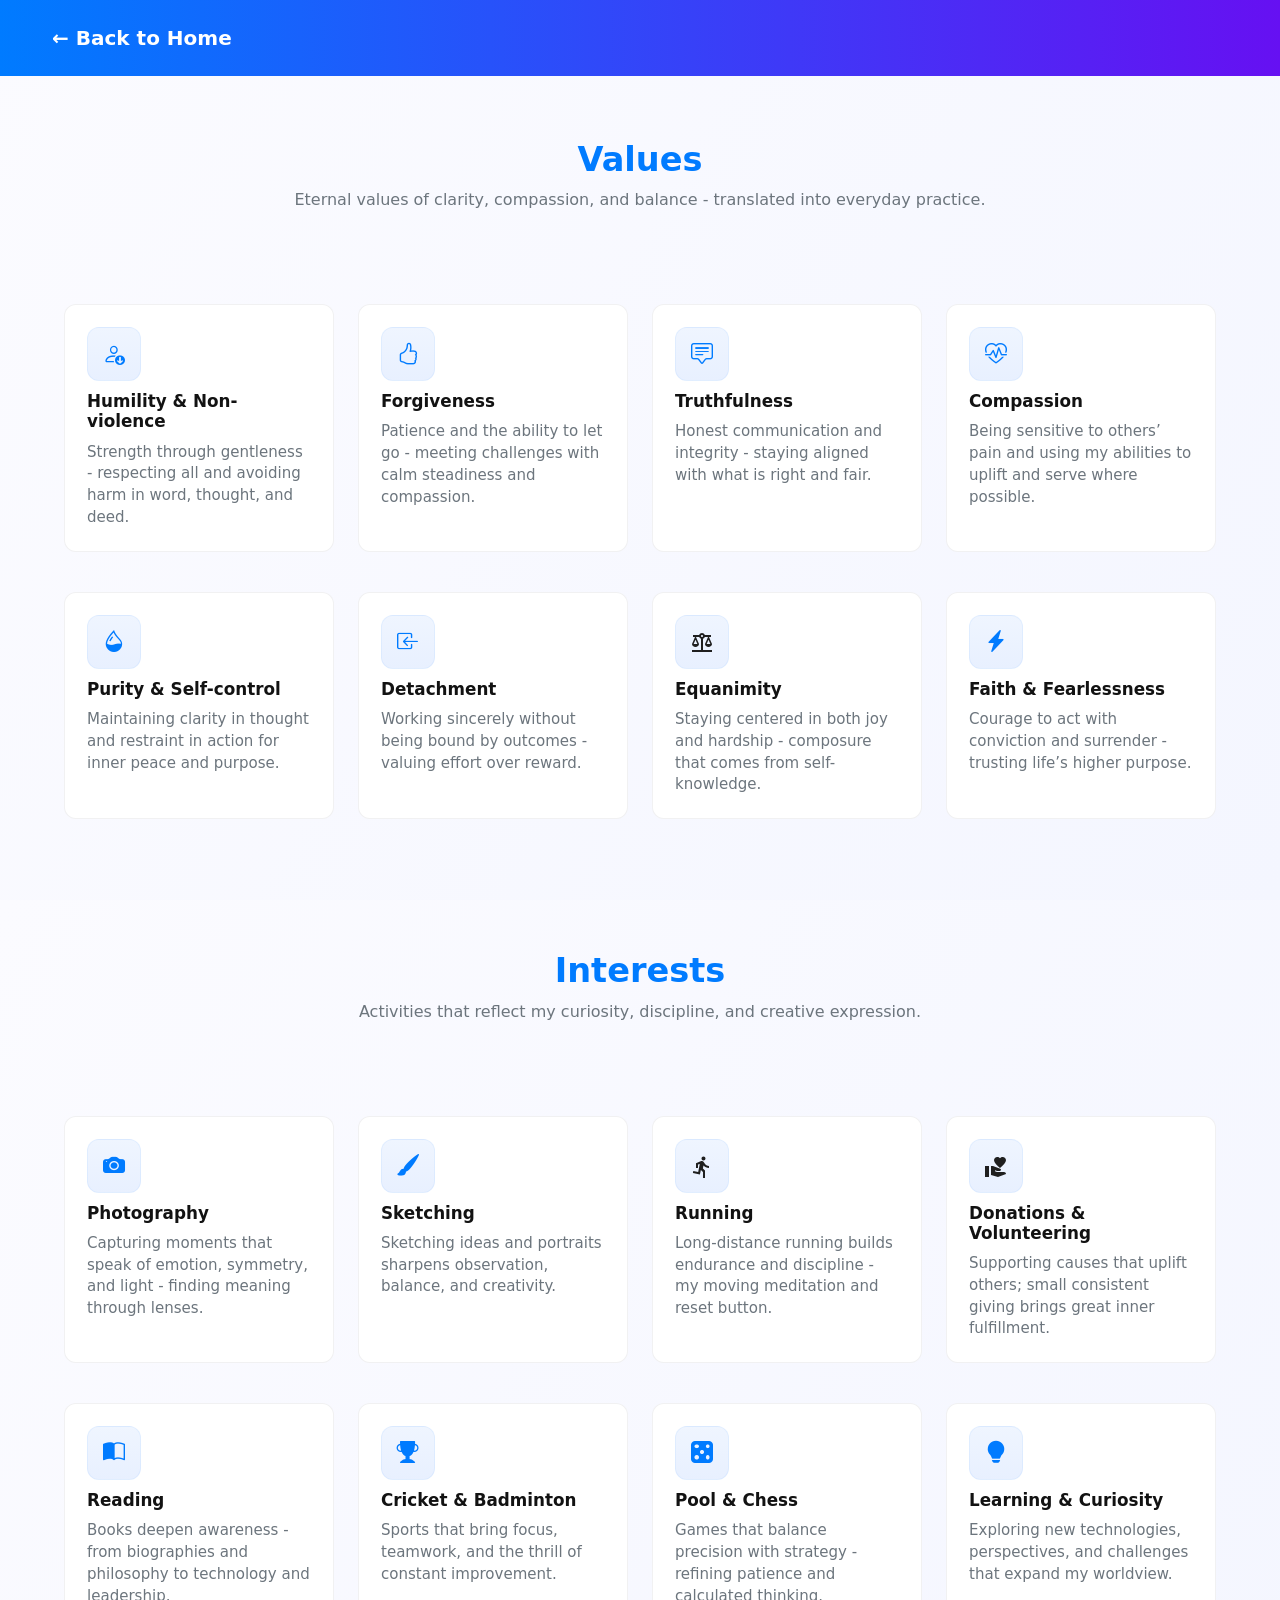
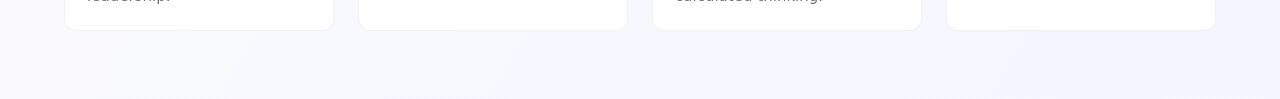
<file: Interest.html>
<!doctype html>
<html lang="en">
<head>
  <meta charset="utf-8" />
  <meta name="viewport" content="width=device-width,initial-scale=1" />
  <title>Interests & Values - Saurav Gupta</title>

  <!-- Bootstrap CSS -->
  <link href="https://cdn.jsdelivr.net/npm/bootstrap@5.3.3/dist/css/bootstrap.min.css" rel="stylesheet">

  <!-- Bootstrap Icons -->
  <link rel="stylesheet" href="https://cdn.jsdelivr.net/npm/bootstrap-icons@1.11.3/font/bootstrap-icons.css">

  <!-- Page styles -->
  <link rel="stylesheet" href="Interest.css">
</head>
<body>

  <nav class="navbar navbar-dark custom-navbar">
    <div class="container">
      <a class="navbar-brand fw-bold" href="index.html">← Back to Home</a>
    </div>
  </nav>

  <main class="interests-page">
    <section class="container">
      <header class="section-header text-center">
        <h1 class="title">Values</h1>
        <p class="subtitle">Eternal values of clarity, compassion, and balance - translated into everyday practice.</p>
      </header>

      <!-- VALUES GRID -->
      <div class="icon-grid row gx-4 gy-4">
        <div class="col-12 col-md-6 col-lg-3">
          <article class="tile">
            <div class="tile-icon"><i class="bi bi-person-down"></i></div>
            <h3 class="tile-title">Humility & Non-violence</h3>
            <p class="tile-desc">Strength through gentleness - respecting all and avoiding harm in word, thought, and deed.</p>
          </article>
        </div>

        <div class="col-12 col-md-6 col-lg-3">
          <article class="tile">
            <div class="tile-icon"><i class="bi bi-hand-thumbs-up"></i></div>
            <h3 class="tile-title">Forgiveness</h3>
            <p class="tile-desc">Patience and the ability to let go - meeting challenges with calm steadiness and compassion.</p>
          </article>
        </div>

        <div class="col-12 col-md-6 col-lg-3">
          <article class="tile">
            <div class="tile-icon"><i class="bi bi-chat-square-text"></i></div>
            <h3 class="tile-title">Truthfulness</h3>
            <p class="tile-desc">Honest communication and integrity - staying aligned with what is right and fair.</p>
          </article>
        </div>

        <div class="col-12 col-md-6 col-lg-3">
          <article class="tile">
            <div class="tile-icon"><i class="bi bi-heart-pulse"></i></div>
            <h3 class="tile-title">Compassion</h3>
            <p class="tile-desc">Being sensitive to others’ pain and using my abilities to uplift and serve where possible.</p>
          </article>
        </div>

        <div class="col-12 col-md-6 col-lg-3">
          <article class="tile">
            <div class="tile-icon"><i class="bi bi-droplet-half"></i></div>
            <h3 class="tile-title">Purity & Self-control</h3>
            <p class="tile-desc">Maintaining clarity in thought and restraint in action for inner peace and purpose.</p>
          </article>
        </div>

        <div class="col-12 col-md-6 col-lg-3">
          <article class="tile">
            <div class="tile-icon"><i class="bi bi-box-arrow-in-left"></i></div>
            <h3 class="tile-title">Detachment</h3>
            <p class="tile-desc">Working sincerely without being bound by outcomes - valuing effort over reward.</p>
          </article>
        </div>

        <div class="col-12 col-md-6 col-lg-3">
          <article class="tile">
            <div class="tile-icon"><i class="bi bi-balance-scale"><svg xmlns="http://www.w3.org/2000/svg" enable-background="new 0 0 24 24" height="24px" viewBox="0 0 24 24" width="24px" fill="#1f1f1f"><g><rect fill="none" height="24" width="24"/></g><g><path d="M13,7.83c0.85-0.3,1.53-0.98,1.83-1.83H18l-3,7c0,1.66,1.57,3,3.5,3s3.5-1.34,3.5-3l-3-7h2V4h-6.17 C14.42,2.83,13.31,2,12,2S9.58,2.83,9.17,4L3,4v2h2l-3,7c0,1.66,1.57,3,3.5,3S9,14.66,9,13L6,6h3.17c0.3,0.85,0.98,1.53,1.83,1.83 V19H2v2h20v-2h-9V7.83z M20.37,13h-3.74l1.87-4.36L20.37,13z M7.37,13H3.63L5.5,8.64L7.37,13z M12,6c-0.55,0-1-0.45-1-1 c0-0.55,0.45-1,1-1s1,0.45,1,1C13,5.55,12.55,6,12,6z"/></g></svg></i></div>
            <h3 class="tile-title">Equanimity</h3>
            <p class="tile-desc">Staying centered in both joy and hardship - composure that comes from self-knowledge.</p>
          </article>
        </div>

        <div class="col-12 col-md-6 col-lg-3">
          <article class="tile">
            <div class="tile-icon"><i class="bi bi-lightning-charge-fill"></i></div>
            <h3 class="tile-title">Faith & Fearlessness</h3>
            <p class="tile-desc">Courage to act with conviction and surrender - trusting life’s higher purpose.</p>
          </article>
        </div>
      </div>
    </section>

    <!-- INTERESTS SECTION -->
    <section class="container">
      <header class="section-header text-center">
        <h1 class="title">Interests</h1>
        <p class="subtitle">Activities that reflect my curiosity, discipline, and creative expression.</p>
      </header>

      <div class="icon-grid row gx-4 gy-4">

        <div class="col-12 col-md-6 col-lg-3">
          <article class="tile">
            <div class="tile-icon"><i class="bi bi-camera-fill"></i></div>
            <h3 class="tile-title">Photography</h3>
            <p class="tile-desc">Capturing moments that speak of emotion, symmetry, and light - finding meaning through lenses.</p>
          </article>
        </div>

        <div class="col-12 col-md-6 col-lg-3">
          <article class="tile">
            <div class="tile-icon"><i class="bi bi-brush-fill"></i></div>
            <h3 class="tile-title">Sketching</h3>
            <p class="tile-desc">Sketching ideas and portraits sharpens observation, balance, and creativity.</p>
          </article>
        </div>

        <div class="col-12 col-md-6 col-lg-3">
          <article class="tile">
            <div class="tile-icon"><i class="bi bi-runner"><svg xmlns="http://www.w3.org/2000/svg" height="24px" viewBox="0 0 24 24" width="24px" fill="#1f1f1f"><path d="M0 0h24v24H0z" fill="none"/><path d="M13.49 5.48c1.1 0 2-.9 2-2s-.9-2-2-2-2 .9-2 2 .9 2 2 2zm-3.6 13.9l1-4.4 2.1 2v6h2v-7.5l-2.1-2 .6-3c1.3 1.5 3.3 2.5 5.5 2.5v-2c-1.9 0-3.5-1-4.3-2.4l-1-1.6c-.4-.6-1-1-1.7-1-.3 0-.5.1-.8.1l-5.2 2.2v4.7h2v-3.4l1.8-.7-1.6 8.1-4.9-1-.4 2 7 1.4z"/></svg></i></div>
            <h3 class="tile-title">Running</h3>
            <p class="tile-desc">Long-distance running builds endurance and discipline - my moving meditation and reset button.</p>
          </article>
        </div>

        <div class="col-12 col-md-6 col-lg-3">
          <article class="tile">
            <div class="tile-icon"><i class="bi bi-people-heart"><svg xmlns="http://www.w3.org/2000/svg" enable-background="new 0 0 24 24" height="24px" viewBox="0 0 24 24" width="24px" fill="#1f1f1f"><g><rect fill="none" height="24" width="24"/></g><g><g><rect height="11" width="4" x="1" y="11"/><path d="M16,3.25C16.65,2.49,17.66,2,18.7,2C20.55,2,22,3.45,22,5.3c0,2.27-2.91,4.9-6,7.7c-3.09-2.81-6-5.44-6-7.7 C10,3.45,11.45,2,13.3,2C14.34,2,15.35,2.49,16,3.25z"/><path d="M20,17h-7l-2.09-0.73l0.33-0.94L13,16h2.82c0.65,0,1.18-0.53,1.18-1.18v0c0-0.49-0.31-0.93-0.77-1.11L8.97,11H7v9.02 L14,22l8.01-3v0C22,17.9,21.11,17,20,17z"/></g></g></svg></i></div>
            <h3 class="tile-title">Donations & Volunteering</h3>
            <p class="tile-desc">Supporting causes that uplift others; small consistent giving brings great inner fulfillment.</p>
          </article>
        </div>

        <div class="col-12 col-md-6 col-lg-3">
          <article class="tile">
            <div class="tile-icon"><i class="bi bi-book-half"></i></div>
            <h3 class="tile-title">Reading</h3>
            <p class="tile-desc">Books deepen awareness - from biographies and philosophy to technology and leadership.</p>
          </article>
        </div>

        <div class="col-12 col-md-6 col-lg-3">
          <article class="tile">
            <div class="tile-icon"><i class="bi bi-trophy-fill"></i></div>
            <h3 class="tile-title">Cricket & Badminton</h3>
            <p class="tile-desc">Sports that bring focus, teamwork, and the thrill of constant improvement.</p>
          </article>
        </div>

        <div class="col-12 col-md-6 col-lg-3">
          <article class="tile">
            <div class="tile-icon"><i class="bi bi-dice-5-fill"></i></div>
            <h3 class="tile-title">Pool & Chess</h3>
            <p class="tile-desc">Games that balance precision with strategy - refining patience and calculated thinking.</p>
          </article>
        </div>

        <div class="col-12 col-md-6 col-lg-3">
          <article class="tile">
            <div class="tile-icon"><i class="bi bi-lightbulb-fill"></i></div>
            <h3 class="tile-title">Learning & Curiosity</h3>
            <p class="tile-desc">Exploring new technologies, perspectives, and challenges that expand my worldview.</p>
          </article>
        </div>

      </div>
    </section>
  </main>

  <!-- Load shared navbar -->
  <script>
    fetch('navbar.html').then(r => r.text()).then(t => {
      const el = document.getElementById('navbar-placeholder');
      if (el) el.innerHTML = t;
    }).catch(()=>{});
  </script>

  <!-- Optional Bootstrap JS -->
  <script src="https://cdn.jsdelivr.net/npm/bootstrap@5.3.3/dist/js/bootstrap.bundle.min.js"></script>
</body>
</html>
</file>
<file: style.css>
body {
  background: linear-gradient(120deg, #f8f9fa, #e8f0f2);
}

h1 span.text-primary {
  background: linear-gradient(90deg, #007bff, #6610f2);
  -webkit-background-clip: text;
  -webkit-text-fill-color: transparent;
}

img.rounded.shadow {
  border-radius: 16px;
  box-shadow: 0 10px 40px rgba(0,0,0,0.1);
}
.custom-navbar {
  background: linear-gradient(90deg, #007bff, #6610f2);
  box-shadow: 0 4px 20px rgba(0, 0, 0, 0.1);
}

.navbar-brand {
  color: #fff !important;
  font-size: 1.4rem;
  letter-spacing: 0.5px;
}

.navbar-nav .nav-link {
  color: #f8f9fa !important;
  font-weight: 500;
  margin-right: 15px;
  transition: color 0.3s ease, transform 0.2s ease;
}

.navbar-nav .nav-link:hover {
  color: #ffd966 !important;
  transform: scale(1.05);
}

.navbar-nav .nav-link.active {
  color: #ffe082 !important;
}
</file>
<file: Chatbot.css>
/* Floating Chat Bubble */
#chatbot-launcher {
  position: fixed;
  bottom: 22px;
  right: 22px;
  width: 62px;
  height: 62px;
  border-radius: 50%;
  background: linear-gradient(135deg, #7b39ff, #b084ff);
  color: white;
  display: flex;
  justify-content: center;
  align-items: center;
  font-size: 28px;
  cursor: pointer;
  z-index: 9999;
  box-shadow: 0 8px 22px rgba(0, 0, 0, 0.25);
  animation: pulse 2.2s infinite;
}

#chatbot-launcher:hover {
  transform: scale(1.08);
}

/* make sure hidden state always wins */
.chatbot-hidden { display: none !important; }

/* ensure the window and the X are clickable above everything */
#chatbot-window { position: fixed; z-index: 9999; }
.chatbot-header { position: relative; }
#chatbot-close { position: absolute; right: 8px; top: 8px; cursor: pointer; z-index: 1; }

@keyframes pulse {
  0% { box-shadow: 0 0 0 0 rgba(123,57,255, 0.55); }
  70% { box-shadow: 0 0 0 15px rgba(123,57,255, 0); }
  100% { box-shadow: 0 0 0 0 rgba(123,57,255, 0); }
}

/* Chat Window */
#chatbot-window {
  position: fixed;
  bottom: 95px;
  right: 22px;
  width: 350px;
  height: 480px;
  background: #ffffff;
  border-radius: 18px;
  box-shadow: 0 18px 40px rgba(0,0,0,0.25);
  display: flex;
  flex-direction: column;
  overflow: hidden;
  z-index: 10000;
  border: 2px solid rgba(123,57,255,0.18);
}

.chatbot-hidden {
  display: none;
}

/* Header */
.chatbot-header {
  background: linear-gradient(135deg, #7b39ff, #b084ff);
  color: white;
  padding: 14px 18px;
  font-size: 17px;
  font-weight: 600;
  display: flex;
  justify-content: space-between;
  align-items: center;
}

#chatbot-close {
  border: none;
  background: transparent;
  font-size: 22px;
  color: white;
  cursor: pointer;
}

/* Messages */
#chatbot-messages {
  flex: 1;
  padding: 14px;
  overflow-y: auto;
  font-size: 14px;
}

.bot-msg, .user-msg {
  max-width: 80%;
  padding: 10px 14px;
  margin-bottom: 10px;
  border-radius: 14px;
  line-height: 1.4;
}

.bot-msg {
  background: #f1e9ff;
  color: #3c1c72;
  align-self: flex-start;
}

.user-msg {
  background: #7b39ff;
  color: white;
  align-self: flex-end;
}

/* Typing Indicator */
.typing-indicator {
  font-size: 12px;
  color: #888;
  padding: 4px 14px;
  display: none;
}

/* Input box */
.chatbot-input-box {
  border-top: 1px solid #ddd;
  padding: 10px;
  display: flex;
  gap: 6px;
  background: white;
}

#chatbot-input {
  flex: 1;
  resize: none;
  border: 1px solid #ccc;
  padding: 8px;
  border-radius: 8px;
  font-size: 14px;
  height: 40px;
}

#chatbot-send {
  background: #7b39ff;
  border: none;
  color: white;
  padding: 0 16px;
  border-radius: 8px;
  font-size: 14px;
  cursor: pointer;
}

#chatbot-send:hover {
  background: #6429d8;
}

/* Mobile */
@media (max-width: 500px) {
  #chatbot-window {
    width: 92%;
    right: 4%;
    bottom: 90px;
    height: 70%;
  }
}
.chatbot-header {
  display: flex;
  justify-content: space-between;
  align-items: center;
}

.chatbot-actions {
  display: flex;
  gap: 20px;
  align-items: center;
}

.icon-btn {
  border: none;
  background: transparent;
  font-size: 18px;
  cursor: pointer;
  padding: 6px;
  color: inherit;
  opacity: 0.9;
}
.icon-btn:hover { opacity: 1; }

#chatbot-mic.listening i { 
  /* indicate recording */
  animation: pulse 1.4s infinite;
}

#chatbot-clear
{
  margin-right: 20px;

}
</file>
<file: global.css>
body {
  font-family: 'Poppins', sans-serif;
  background: linear-gradient(120deg, #f8f9fa, #e8f0f2);
}

/* Navbar */
.custom-navbar {
  background: linear-gradient(90deg, #007bff, #6610f2);
  box-shadow: 0 4px 20px rgba(0, 0, 0, 0.1);
}

.text-gradient {
  background: linear-gradient(90deg, #007bff, #6610f2);
  -webkit-background-clip: text;
  -webkit-text-fill-color: transparent;
}

/* Link Cards */
.link-card .card {
  transition: transform 0.3s ease, box-shadow 0.3s ease;
  border-radius: 15px;
}

.link-card:hover .card {
  transform: translateY(-6px);
  box-shadow: 0 10px 25px rgba(0,0,0,0.15);
}
</file>
<file: aboutme.css>
.about-section {
  background: linear-gradient(135deg, #ffffff, #f3f6ff);
  border-radius: 25px;
  box-shadow: 0 10px 25px rgba(0,0,0,0.05);
  padding: 60px 0;
}

.about-photo {
  width: 230px;
  height: 230px;
  object-fit: cover;
  border-radius: 50%;
  border: 5px solid #fff;
  box-shadow: 0 8px 20px rgba(0,0,0,0.15);
}

.text-gradient {
  background: linear-gradient(90deg, #007bff, #6610f2);
  -webkit-background-clip: text;
  -webkit-text-fill-color: transparent;
}

.education-list .edu-item {
  margin-bottom: 14px;
  font-size: 1rem;
}

.achievements-list {
  list-style: none;
  padding-left: 0;
}

.achievements-list li {
  margin-bottom: 10px;
  font-size: 0.97rem;
}

hr {
  border-top: 1px solid rgba(0,0,0,0.08);
}

/* Responsive tweaks */
@media (max-width: 768px) {
  .about-photo {
    width: 180px;
    height: 180px;
  }
}

.custom-navbar {
  background: linear-gradient(90deg, #007bff, #6610f2);
}

/* Timeline */
.timeline { display:flex; flex-direction:column; gap:18px; margin-top:8px; }
.timeline-item { display:flex; gap:16px; align-items:flex-start; background: #fff; border-radius:10px; padding:12px 14px; border:1px solid rgba(16,24,40,0.04); box-shadow:0 8px 20px rgba(16,24,40,0.03); }
.timeline-year { min-width:110px; font-weight:700; color:#6610f2; font-size:0.95rem; }
.timeline-body h4 { margin:0 0 6px 0; font-size:1rem; }
.timeline-body p.small { margin:0 0 6px 0; font-size:0.92rem; }

/* Skill badges */
.skill-badges { display:flex; flex-wrap:wrap; gap:8px; margin-top:6px; }
.skill-badges .badge { background:linear-gradient(90deg,#f4f0ff,#fff); color:#222; border:1px solid rgba(102,16,242,0.08); padding:8px 10px; border-radius:999px; font-weight:600; font-size:0.9rem; }

/* Responsive */
@media (max-width:768px){
  .timeline-item { flex-direction:column; }
  .timeline-year { min-width:auto; }
}
</file>
<file: blog.css>
:root {
  --accent: #6610f2;
  --muted: #6c757d;
}

/* Basic layout */
html,body { height: 100%; margin:0; font-family: Inter, system-ui, Arial, sans-serif; background: #fbfbff; color: #222; }
#navbar-placeholder { }

/* grid spacing */
.page-grid { padding: 22px; max-width:1200px; }

/* LEFT panel */
.left-panel { display:flex; justify-content:center; padding-bottom:20px; }
.form-card { width:100%; max-width:420px; border-radius:12px; background:#fff; border:1px solid rgba(16,24,40,0.04); box-shadow: 0 8px 30px rgba(16,24,40,0.04); }

/* RIGHT panel */
.right-panel { padding-bottom:20px; }
.feed-header { margin-bottom:12px; }
.feed-list { max-height: calc(100vh - 160px); overflow:auto; padding-right:6px; }

/* Post card */
.post-card { background:#fff; border-radius:12px; padding:14px 16px; border:1px solid rgba(16,24,40,0.04); box-shadow:0 8px 30px rgba(16,24,40,0.03); }
.post-title { font-size:1.05rem; color:var(--accent); display:block; margin-bottom:6px; }
.post-by { margin-bottom:8px; }
.post-content { color:#333; white-space:pre-wrap; line-height:1.5; }

/* scroll styling (optional) */
.feed-list::-webkit-scrollbar { width:8px; }
.feed-list::-webkit-scrollbar-thumb { background: linear-gradient(180deg,#d6b8ff,#bda0ff); border-radius:8px; }

/* responsive: on small screens form stacks on top and feed below */
@media (max-width: 991px) {
  .page-grid { padding: 14px; }
  .left-panel { margin-bottom:14px; }
  .feed-list { max-height: none; }
}

/* Back to Home Navbar */
.custom-navbar {
  background: linear-gradient(90deg, #6610f2, #7b3ff2);
  box-shadow: 0 4px 15px rgba(102,16,242,0.25);
  position: sticky;
  top: 0;
  z-index: 1030;
  border-bottom: 2px solid rgba(255,255,255,0.15);
}

.custom-navbar .navbar-brand {
  color: #fff !important;
  font-size: 1.05rem;
  letter-spacing: 0.5px;
  text-decoration: none;
  transition: transform 0.2s ease, color 0.2s ease;
}

.custom-navbar .navbar-brand:hover {
  transform: translateX(-3px);
  color: #e5d4ff !important;
}
</file>
<file: family.css>
.family-section {
  background: linear-gradient(135deg, #ffffff, #f7f2ff);
  border-radius: 25px;
  box-shadow: 0 10px 25px rgba(0, 0, 0, 0.05);
  padding: 60px 0;
}

.family-card {
  background: #fff;
  border-radius: 16px;
  overflow: hidden;
  transition: transform 0.25s ease, box-shadow 0.25s ease;
}

.family-card:hover {
  transform: translateY(-8px);
  box-shadow: 0 14px 30px rgba(102, 16, 242, 0.1);
}


.card-img-top {
  width: 100%;
  display: block;
  border-top-left-radius: .75rem;
  border-top-right-radius: .75rem;
}

.card-img-top.portrait {
  aspect-ratio: 4 / 5;     /* tall portrait box */
  object-fit: cover;       /* fills the box */
  object-position: 50% 10%;/* keep more of the top (face) visible */
}


.text-gradient {
  background: linear-gradient(90deg, #007bff, #6610f2);
  -webkit-background-clip: text;
  -webkit-text-fill-color: transparent;
}



@media (max-width: 576px) {
  .card-img-top.portrait {
    object-position: 50% 0%; /* show even more of the top on mobile */
  }
}
.custom-navbar {
  background: linear-gradient(90deg, #007bff, #6610f2);
}

body{
  /* warm cream + soft gold tones */
  --bg1:#f7efe6;   /* cream */
  --bg2:#fff8ee;   /* lighter cream */
  --gold:#c49a6c;  /* muted gold */

  background-attachment: fixed;
  /* light textile/jaali-like texture + warm gradient */
  background-image:
    radial-gradient(circle at 25px 25px, rgba(196,154,108,.12) 2px, transparent 2px),
    radial-gradient(circle at 0 0,       rgba(196,154,108,.08) 1px, transparent 1px),
    linear-gradient(135deg, var(--bg1) 0%, var(--bg2) 100%);
  background-size: 50px 50px, 25px 25px, 100% 100%;
  background-color: var(--bg2);
}

/* keep cards crisp on the new background */
.family-card{
  background:#fff;
  border:1px solid rgba(196,154,108,.18);   /* faint gold edge */
  border-radius:16px;
}

/* subtle decorative rule under the main title */
.family-section h1{
  position: relative;
}
.family-section h1::after{
  content:"";
  display:block;
  height:3px;
  width:140px;
  margin:10px auto 0;
  background:linear-gradient(90deg, transparent, var(--gold), transparent);
  border-radius:2px;
  opacity:.85;
}
</file>
<file: Gallery.css>
/* ---------- Basic page reset ---------- */
* { box-sizing: border-box; }
html,body { height:100%; margin:0; font-family: Inter, system-ui, Arial, sans-serif; color:#222; }

/* ---------- Header (fixed) ---------- */
.site-header {
 
  background: linear-gradient(90deg,#007bff,#6610f2);
  padding:18px 20px;
 
}
.custom-navbar {
  background: linear-gradient(90deg, #007bff, #6610f2);
  padding:18px 20px;
}


.brand { font-weight:700; font-size:1.15rem; color:#fff; text-decoration:none; }
/*.navlinks a { color:rgba(255,255,255,0.95); text-decoration:none; margin-left:16px; font-weight:600; }*/
.navlinks a:hover { opacity:0.95; transform:translateY(-1px); }

/* Make sure body content sits below fixed header */
.page-main { padding-top: calc(var(--header-padding, 0)); }

/* ---------- Carousel container ---------- */
.carousel {
  --carousel-height: calc(100vh - 80px);
  max-width:1200px;
  margin: 28px auto;
  padding: 8px;
  position: relative;
}

/* slides container fills computed height and centers image */
.slides {
  position: relative;
  height: var(--carousel-height);
  overflow: hidden;
  border-radius: 14px;
  background: linear-gradient(180deg,Purple, cyan);
  display: flex;
  align-items: center;
  justify-content: center;
}

/* each slide is positioned absolutely and shown/hidden by .active */
.slide {
  position: absolute;
  inset: 0;
  display: none;
  align-items:center;
  justify-content:center;
  padding:12px;
}

.slide.active {
  display:flex;
}

/* Image styling: keep whole image visible (no cropping) and responsive */
.slide-img {
  max-height: 100%;
  width: 100%;
  object-fit: contain;
  border-radius: 10px;
  box-shadow: 0 12px 30px rgba(16,24,40,0.08);
  background: #000; /* helps letterbox contrast */
}

/* Controls (prev/next) */
.ctrl {
  position:absolute;
  top:50%;
  transform:translateY(-50%);
  background: rgba(0,0,0,0.45);
  color:#fff;
  border:0;
  width:48px;
  height:48px;
  border-radius:8px;
  display:flex;
  align-items:center;
  justify-content:center;
  cursor:pointer;
  z-index:10;
  transition:background 0.18s ease, transform 0.12s ease;
}
.ctrl:hover { background: rgba(0,0,0,0.65); transform:translateY(-50%) scale(1.03); }
.prev { left:18px; }
.next { right:18px; }
.ctrl .bi { font-size:1.25rem; }

/* Caption area below the image, centered */
.caption {
  margin-top: 12px;
  text-align:center;
  color:#111;
  max-width:900px;
  margin-left:auto;
  margin-right:auto;
  padding:12px 18px;
}
.caption-title {
  margin:0;
  font-size:1.25rem;
  font-weight:700;
  color:#0b3bff;
}
.caption-desc {
  margin:6px 0 0 0;
  color:#444;
  font-size:0.98rem;
}

/* Indicators */
.indicators {
  position: absolute;
  left:50%;
  transform:translateX(-50%);
  bottom: 10px;
  display:flex;
  gap:8px;
  z-index:10;
}
.indicator {
  width:10px; height:10px; border-radius:50%; background:black; border:0; cursor:pointer;
}
.indicator.active { background:#6610f2; box-shadow:0 4px 10px rgba(102,16,242,0.22); }

/* Responsive tweaks */
@media (max-width:1000px) {
  .carousel { margin:18px; }
  .ctrl { width:44px; height:44px; }
  .caption-title { font-size:1.05rem; }
}

@media (max-width:600px) {
  .slides { border-radius:10px; }
  .ctrl { width:40px; height:40px; }
  .caption { padding:10px; }
  .caption-title { font-size:1rem; }
  .caption-desc { font-size:0.92rem; }
}

.gradient-text {
  background: linear-gradient(90deg, #6610f2, #007bff); /* Purple to Blue */
  -webkit-background-clip: text;
  -webkit-text-fill-color: transparent;
  font-weight: 700; /* Bold */
  font-size: 1.5rem; /* Increase size (adjust as needed) */
}
</file>
<file: Interest.css>
/* Base */
:root{
  --accent-1: #007bff;
  --muted: #6c757d;
  --tile-bg: #ffffff;
  --page-bg: linear-gradient(120deg,#fbfbff,#f4f6ff);
  --tile-border: rgba(16,24,40,0.06);
}

.custom-navbar {
  background: linear-gradient(90deg, #007bff, #6610f2);
  padding:18px 20px;
}

html,body{height:100%;margin:0;font-family:Inter,system-ui,Arial,sans-serif;background:var(--page-bg);color:#222}
.container{max-width:1200px}

/* Section header */
.section-header{padding:64px 16px 28px}
.title{font-size:2.1rem;margin:0 0 8px;color:var(--accent-1);font-weight:700}
.subtitle{color:var(--muted);margin:0 0 12px}

/* Icon grid */
.icon-grid{padding:20px 0 60px}

/* Individual tile */
.tile{
  background:var(--tile-bg);
  border:1px solid var(--tile-border);
  border-radius:12px;
  padding:22px;
  height:100%;
  transition: transform .22s ease, box-shadow .22s ease;
  display:flex;
  flex-direction:column;
  gap:10px;
}

.tile:hover{
  transform: translateY(-8px);
  box-shadow: 0 18px 40px rgba(16,24,40,0.08);
}

/* icon */
.tile-icon{
  width:54px;height:54px;border-radius:12px;
  display:flex;align-items:center;justify-content:center;
  background: linear-gradient(180deg,#eff5ff,#e8f0ff);
  color:var(--accent-1);
  font-size:22px;
  border:1px solid rgba(0,123,255,0.06);
  flex-shrink:0;
}

/* title & desc */
.tile-title{font-size:1.05rem;margin:0;color:#121212;font-weight:700}
.tile-desc{margin:0;color:var(--muted);font-size:0.94rem;line-height:1.45}

/* Layout helpers */
.row.gx-4.gy-4 { margin: 0; }
.row.gx-4.gy-4 > [class^="col-"] { padding: 8px 12px; }

/* Responsive */
@media (max-width: 900px){
  .section-header{padding:40px 14px 18px}
  .title{font-size:1.6rem}
  .tile{padding:18px}
  .tile-icon{width:48px;height:48px;font-size:20px}
}

@media (max-width: 576px){
  .tile { padding:14px; border-radius:10px; }
  .tile-title { font-size:1rem }
  .tile-desc { font-size:0.92rem }
}
</file>
